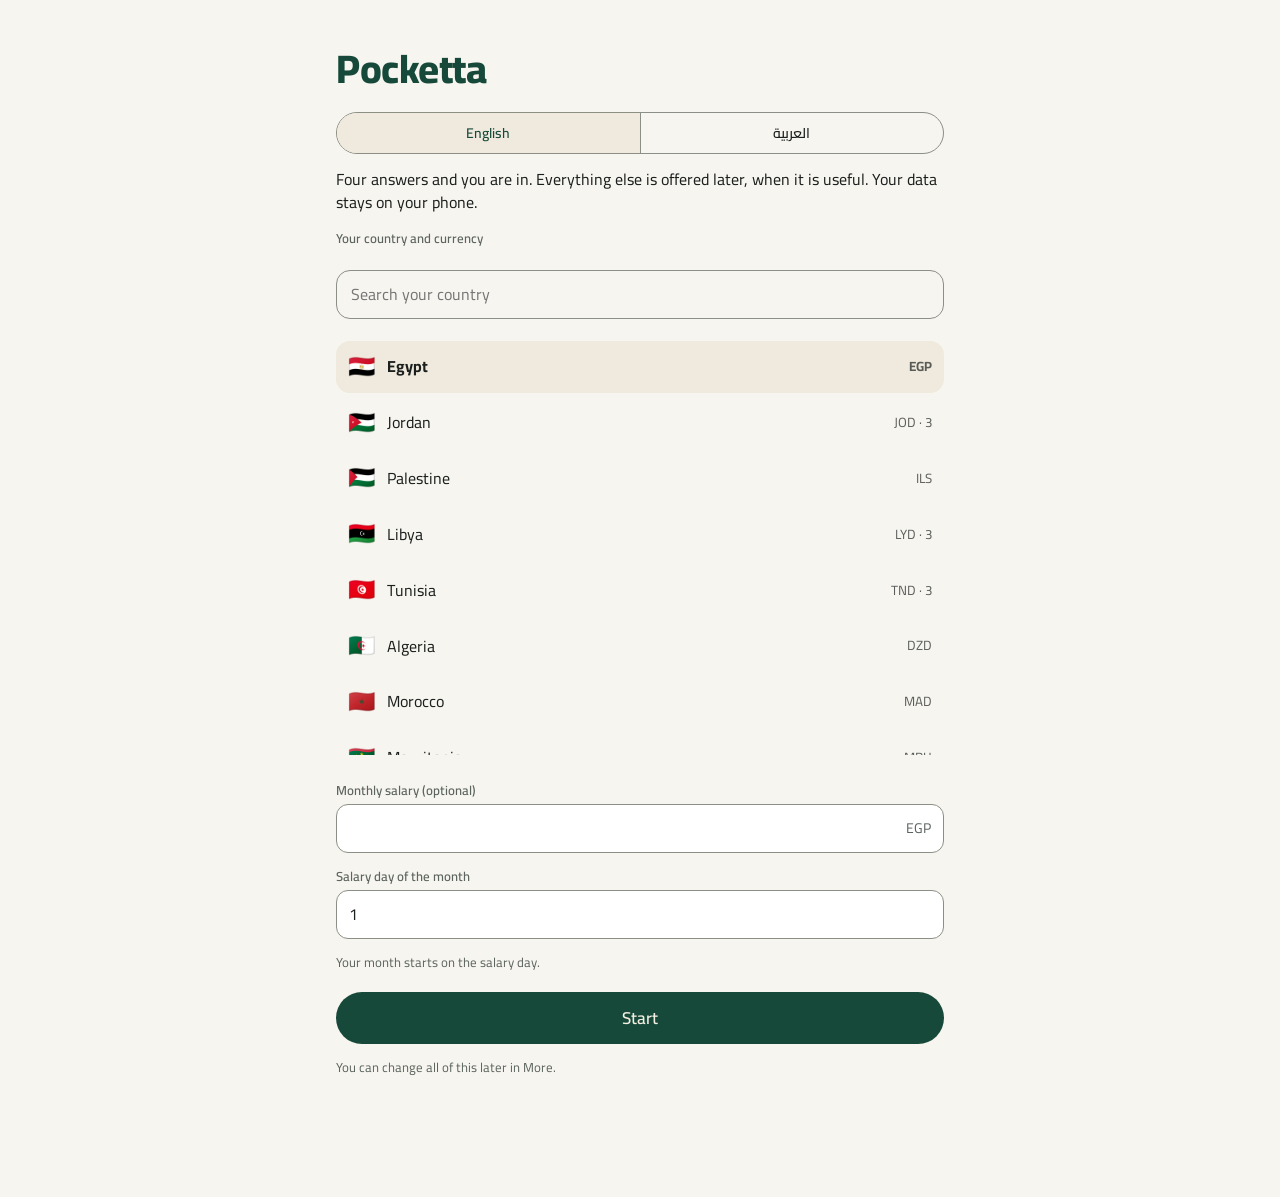
<file: web/index.html>
<!doctype html>
<html lang="en">
<head>
<meta charset="utf-8">
<meta name="viewport" content="width=device-width, initial-scale=1, viewport-fit=cover">
<title>Pocketta</title>
<meta name="description" content="Your money for the month: daily allowance, bills, installments, gam'eya and loans. Everything stays on your phone.">
<meta name="theme-color" content="#17493A" media="(prefers-color-scheme: light)">
<meta name="theme-color" content="#0B100E" media="(prefers-color-scheme: dark)">
<meta name="apple-mobile-web-app-capable" content="yes">
<meta name="mobile-web-app-capable" content="yes">
<meta name="apple-mobile-web-app-status-bar-style" content="default">
<meta name="apple-mobile-web-app-title" content="Pocketta">
<link rel="manifest" href="manifest.webmanifest">
<link rel="icon" href="icons/icon-192.png">
<link rel="apple-touch-icon" href="icons/apple-touch-icon.png">
<link rel="stylesheet" href="styles.css">
</head>
<body>
<div id="app"><div class="splash">Pocketta</div></div>
<div id="toast" role="status" aria-live="polite"></div>
<noscript>Pocketta needs JavaScript.</noscript>
<script type="module" src="js/app.js"></script>
</body>
</html>
</file>
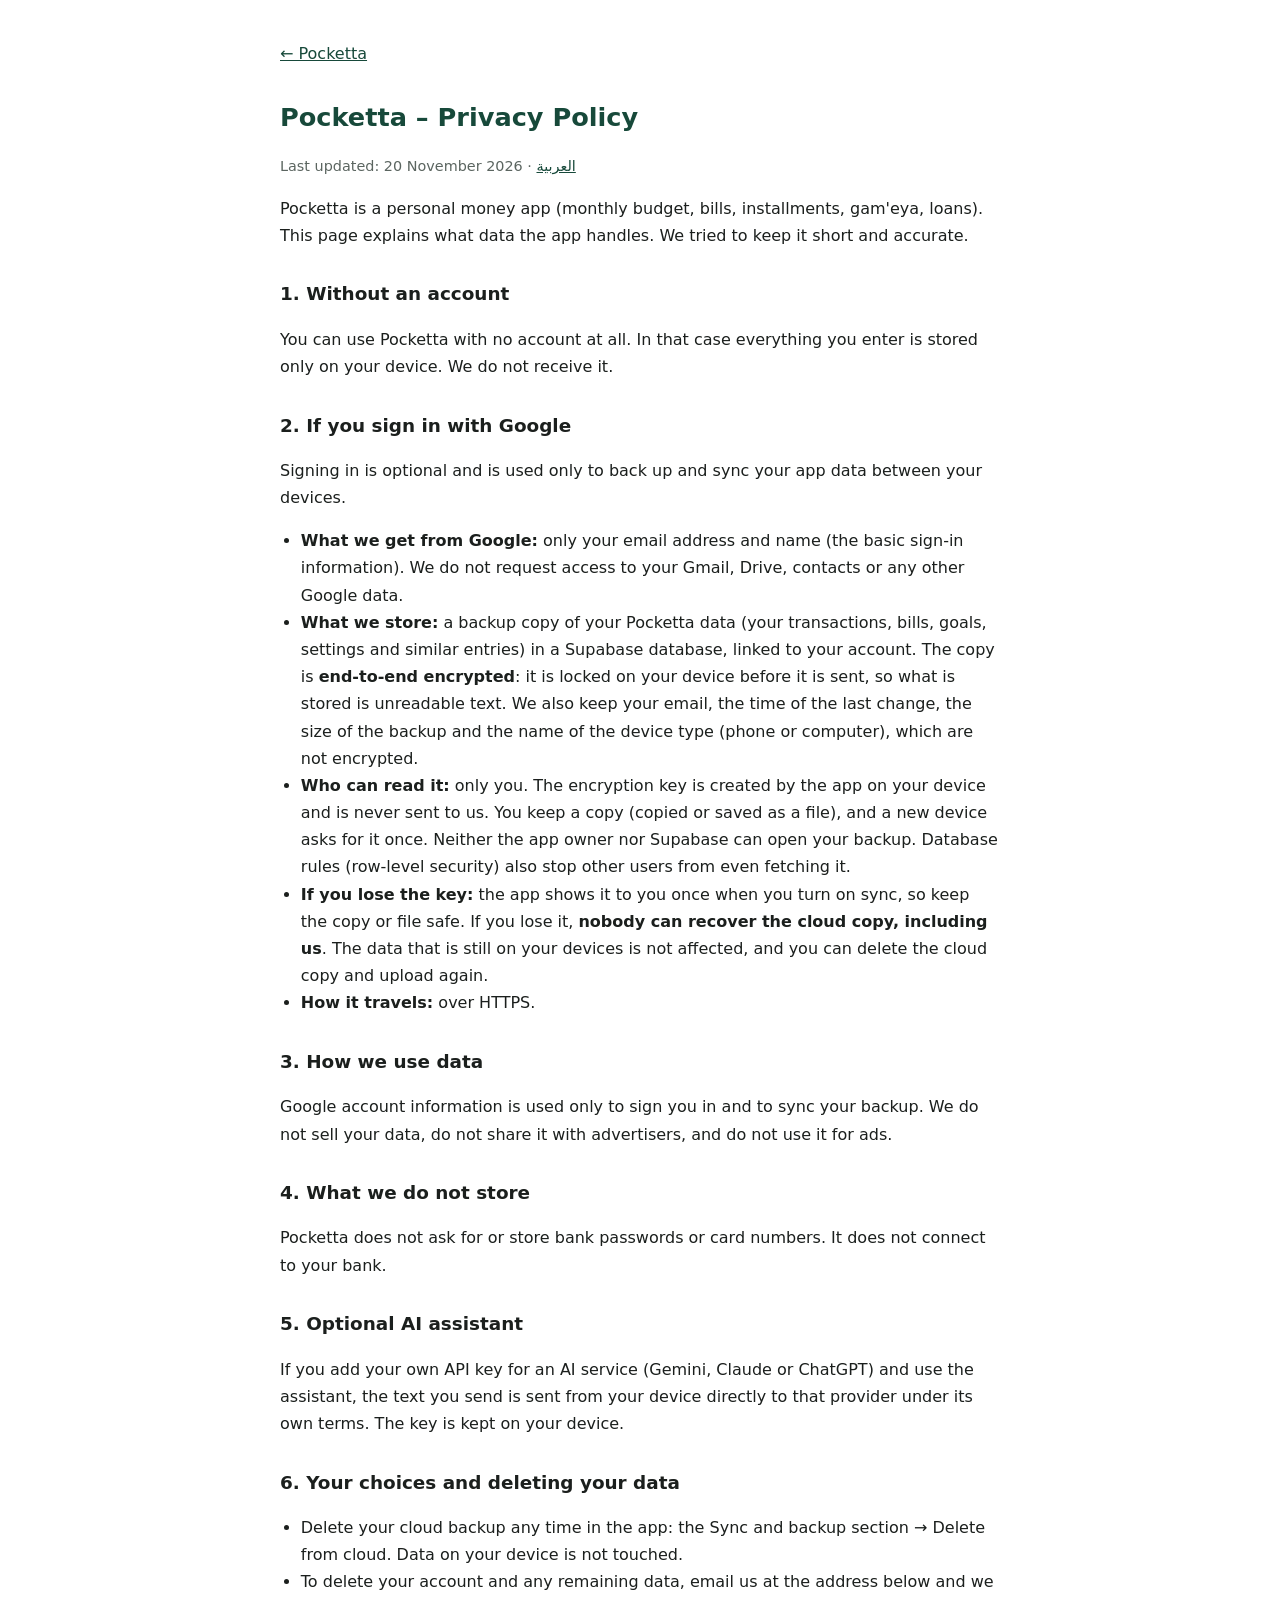
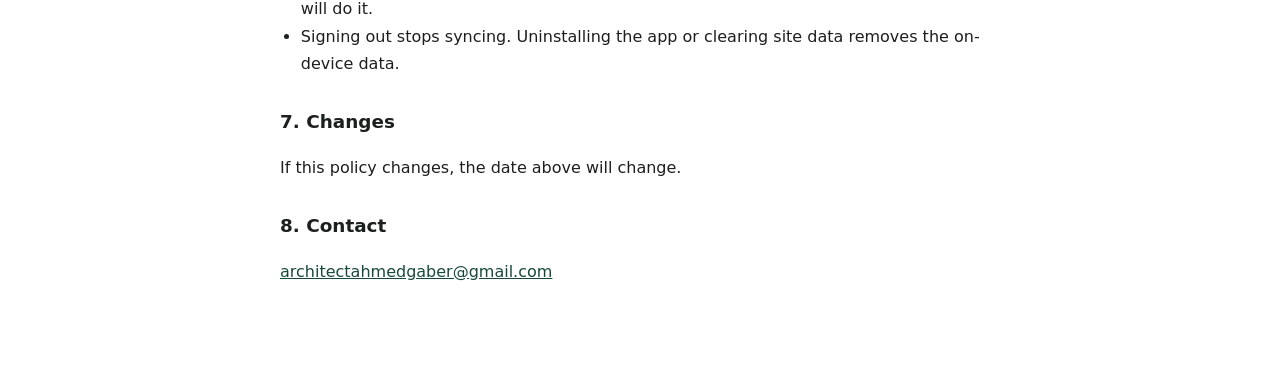
<file: web/privacy.html>
<!doctype html>
<html lang="en">
<head>
<meta charset="utf-8">
<meta name="viewport" content="width=device-width, initial-scale=1">
<title>Pocketta – Privacy Policy / سياسة الخصوصية</title>
<meta name="description" content="Privacy policy for Pocketta, a personal money app. / سياسة الخصوصية لتطبيق Pocketta.">
<style>
  :root { --bg:#fff; --fg:#1b1f1d; --muted:#5b6560; --accent:#17493A; --line:#dde3df; }
  @media (prefers-color-scheme: dark) { :root { --bg:#121614; --fg:#e8ecea; --muted:#9aa5a0; --accent:#5fc79b; --line:#2a322e; } }
  body { margin:0; background:var(--bg); color:var(--fg); font:16px/1.7 system-ui,-apple-system,"Segoe UI",Tahoma,sans-serif; }
  main { max-width:720px; margin:0 auto; padding:24px 16px 64px; }
  h1 { font-size:1.6rem; margin:.2em 0; color:var(--accent); }
  h2 { font-size:1.15rem; margin:1.6em 0 .3em; }
  section { border-top:1px solid var(--line); margin-top:32px; padding-top:8px; }
  a { color:var(--accent); }
  .muted { color:var(--muted); font-size:.9rem; }
  ul { padding-inline-start:1.3em; }
</style>
</head>
<body>
<main>
<p><a href="./">← Pocketta</a></p>

<section id="en" lang="en" dir="ltr" style="border:0;margin:0">
<h1>Pocketta – Privacy Policy</h1>
<p class="muted">Last updated: 20 November 2026 · <a href="?lang=ar">العربية</a></p>
<p>Pocketta is a personal money app (monthly budget, bills, installments, gam'eya, loans). This page explains what data the app handles. We tried to keep it short and accurate.</p>

<h2>1. Without an account</h2>
<p>You can use Pocketta with no account at all. In that case everything you enter is stored only on your device. We do not receive it.</p>

<h2>2. If you sign in with Google</h2>
<p>Signing in is optional and is used only to back up and sync your app data between your devices.</p>
<ul>
<li><b>What we get from Google:</b> only your email address and name (the basic sign-in information). We do not request access to your Gmail, Drive, contacts or any other Google data.</li>
<li><b>What we store:</b> a backup copy of your Pocketta data (your transactions, bills, goals, settings and similar entries) in a Supabase database, linked to your account. The copy is <b>end-to-end encrypted</b>: it is locked on your device before it is sent, so what is stored is unreadable text. We also keep your email, the time of the last change, the size of the backup and the name of the device type (phone or computer), which are not encrypted.</li>
<li><b>Who can read it:</b> only you. The encryption key is created by the app on your device and is never sent to us. You keep a copy (copied or saved as a file), and a new device asks for it once. Neither the app owner nor Supabase can open your backup. Database rules (row-level security) also stop other users from even fetching it.</li>
<li><b>If you lose the key:</b> the app shows it to you once when you turn on sync, so keep the copy or file safe. If you lose it, <b>nobody can recover the cloud copy, including us</b>. The data that is still on your devices is not affected, and you can delete the cloud copy and upload again.</li>
<li><b>How it travels:</b> over HTTPS.</li>
</ul>

<h2>3. How we use data</h2>
<p>Google account information is used only to sign you in and to sync your backup. We do not sell your data, do not share it with advertisers, and do not use it for ads.</p>

<h2>4. What we do not store</h2>
<p>Pocketta does not ask for or store bank passwords or card numbers. It does not connect to your bank.</p>

<h2>5. Optional AI assistant</h2>
<p>If you add your own API key for an AI service (Gemini, Claude or ChatGPT) and use the assistant, the text you send is sent from your device directly to that provider under its own terms. The key is kept on your device.</p>

<h2>6. Your choices and deleting your data</h2>
<ul>
<li>Delete your cloud backup any time in the app: the Sync and backup section → Delete from cloud. Data on your device is not touched.</li>
<li>To delete your account and any remaining data, email us at the address below and we will do it.</li>
<li>Signing out stops syncing. Uninstalling the app or clearing site data removes the on-device data.</li>
</ul>

<h2>7. Changes</h2>
<p>If this policy changes, the date above will change.</p>

<h2>8. Contact</h2>
<p><a href="mailto:architectahmedgaber@gmail.com">architectahmedgaber@gmail.com</a></p>
</section>

<section id="ar" lang="ar" dir="rtl" style="border:0;margin:0">
<h1>Pocketta – سياسة الخصوصية</h1>
<p class="muted">آخر تحديث: ٢٠ نوفمبر ٢٠٢٦ · <a href="?lang=en">English</a></p>
<p>Pocketta تطبيق لإدارة فلوسك الشخصية (ميزانية الشهر، فواتير، أقساط، جمعية، سلف). الصفحة دي بتشرح البيانات اللي التطبيق بيتعامل معاها، وحاولنا نخليها قصيرة ودقيقة.</p>

<h2>١. من غير حساب</h2>
<p>تقدر تستخدم التطبيق من غير أي حساب. وقتها كل اللي بتكتبه بيتخزن على جهازك بس، ومبنستلمهوش.</p>

<h2>٢. لو سجلت دخول بجوجل</h2>
<p>تسجيل الدخول اختياري، وبنستخدمه بس لحفظ نسخة احتياطية من بياناتك ومزامنتها بين أجهزتك.</p>
<ul>
<li><b>اللي بنستلمه من جوجل:</b> بريدك الإلكتروني واسمك بس (بيانات تسجيل الدخول الأساسية). مبنطلبش أي صلاحية على Gmail أو Drive أو جهات الاتصال أو أي بيانات جوجل تانية.</li>
<li><b>اللي بنخزنه:</b> نسخة احتياطية من بيانات Pocketta (المعاملات والفواتير والأهداف والإعدادات وما شابه) في قاعدة بيانات Supabase مربوطة بحسابك. النسخة <b>مشفرة من طرف لطرف</b>: بتتقفل على جهازك قبل ما تتبعت، فاللي بيتخزن كلام مش مقروء. وبنحتفظ كمان بإيميلك ووقت آخر تعديل وحجم النسخة ونوع الجهاز (موبايل أو كمبيوتر)، ودول مش مشفرين.</li>
<li><b>مين يقدر يقراها:</b> إنت بس. مفتاح التشفير بيتعمل بواسطة التطبيق على جهازك ومبيتبعتش لينا أبدًا. بتحتفظ بنسخة منه (منسوخة أو محفوظة كملف)، والجهاز الجديد بيطلبه مرة واحدة. لا صاحب التطبيق ولا Supabase يقدروا يفتحوا نسختك. وكمان قواعد قاعدة البيانات (row-level security) بتمنع المستخدمين التانيين من مجرد جلبها.</li>
<li><b>لو ضاع المفتاح:</b> التطبيق بيورهولك مرة واحدة وقت تشغيل المزامنة، فاحفظ النسخة أو الملف في مكان آمن. لو ضاع <b>محدش يقدر يرجع نسخة السحابة، حتى إحنا</b>. البيانات اللي لسه على أجهزتك مبتتأثرش، وتقدر تمسح نسخة السحابة وترفع من جديد.</li>
<li><b>بتتنقل إزاي:</b> عن طريق HTTPS.</li>
</ul>

<h2>٣. بنستخدم البيانات في إيه</h2>
<p>بيانات حساب جوجل بتتستخدم بس لتسجيل دخولك ومزامنة نسختك. مبنبيعش بياناتك، ومبنشاركهاش مع معلنين، ومبنستخدمهاش في إعلانات.</p>

<h2>٤. اللي مبنخزنهوش</h2>
<p>Pocketta مبيطلبش ولا بيخزن باسوردات بنوك أو أرقام كروت. ومش بيتصل ببنكك.</p>

<h2>٥. المساعد الذكي (اختياري)</h2>
<p>لو أضفت مفتاح API بتاعك لخدمة ذكاء اصطناعي (Gemini أو Claude أو ChatGPT) واستخدمت المساعد، النص اللي بتبعته بيروح من جهازك مباشرة لمزود الخدمة حسب شروطه. المفتاح بيفضل على جهازك.</p>

<h2>٦. اختياراتك وحذف بياناتك</h2>
<ul>
<li>تقدر تمسح النسخة السحابية في أي وقت من التطبيق: قسم المزامنة والنسخ الاحتياطي ← حذف من السحابة. بياناتك على الجهاز مش بتتأثر.</li>
<li>لحذف حسابك وأي بيانات متبقية، ابعتلنا على الإيميل تحت وهنحذفها.</li>
<li>تسجيل الخروج بيوقف المزامنة. وحذف التطبيق أو مسح بيانات الموقع بيمسح البيانات اللي على الجهاز.</li>
</ul>

<h2>٧. التعديلات</h2>
<p>لو السياسة اتغيرت، التاريخ فوق هيتغير.</p>

<h2>٨. التواصل</h2>
<p><a href="mailto:architectahmedgaber@gmail.com">architectahmedgaber@gmail.com</a></p>
</section>
</main>
<script>
// Show one language only: ?lang=ar or ?lang=en, otherwise the browser language.
(function () {
  var q = /[?&]lang=(ar|en)/.exec(location.search);
  var ar = q ? q[1] === 'ar' : /^ar/i.test(navigator.language || '');
  document.getElementById(ar ? 'en' : 'ar').hidden = true;
  document.documentElement.lang = ar ? 'ar' : 'en';
  document.documentElement.dir = ar ? 'rtl' : 'ltr';
  var back = document.querySelector('main > p a'); if (ar && back) back.textContent = '→ Pocketta';
})();
</script>
</body>
</html>
</file>
<file: web/styles.css>
:root {
  --primary: #17493a; --primary-d: #0f332a; --on-primary: #f4efe3; --primary-c: #efeadd; --on-primary-c: #17493a;
  --gold: #b8914a; --gold-l: #e6c98c; --hero-a: #17493a; --hero-b: #0f332a;
  --tertiary: #8a6a2c; --tertiary-c: #fbf5e8; --notice-b: #e6d3a6;
  --error: #b3402f; --error-c: #f8e3de; --on-error-c: #6b1f14;
  --warn: #9a5b00; --good: #2e7d4f;
  --bg: #f7f5f0; --surface: #ffffff; --surface-2: #ffffff; --variant: #efeadd;
  --text: #1b1f1d; --muted: #5c645f; --outline: #8c8f86; --outline-v: #e8e4da;
  --shadow: 0 1px 2px rgba(27, 31, 29, .05), 0 6px 18px rgba(27, 31, 29, .05);
  --scrim: rgba(0, 0, 0, .35);
  color-scheme: light;
}
:root[data-theme="light"] { color-scheme: light; }
@media (prefers-color-scheme: dark) {
  :root:not([data-theme="light"]) {
    --primary: #8dd5b3; --on-primary: #0b2a20; --primary-c: #1c5946; --on-primary-c: #e9e5da;
    --hero-a: #1c5946; --hero-b: #0d2a22;
    --tertiary: #e6c98c; --tertiary-c: #2a2314; --notice-b: #4a3d1f;
    --error: #e88a7b; --error-c: #4a1f18; --on-error-c: #f8e3de;
    --warn: #ffb871; --good: #8fd8a4;
    --bg: #0b100e; --surface: #131a17; --surface-2: #131a17; --variant: #1f2924;
    --text: #e9e5da; --muted: #9aa59f; --outline: #5e6b64; --outline-v: #1f2924;
    --shadow: 0 1px 2px rgba(0, 0, 0, .3);
    --scrim: rgba(0, 0, 0, .55);
    color-scheme: dark;
  }
}
:root[data-theme="dark"] {
    --primary: #8dd5b3; --on-primary: #0b2a20; --primary-c: #1c5946; --on-primary-c: #e9e5da;
    --hero-a: #1c5946; --hero-b: #0d2a22;
    --tertiary: #e6c98c; --tertiary-c: #2a2314; --notice-b: #4a3d1f;
    --error: #e88a7b; --error-c: #4a1f18; --on-error-c: #f8e3de;
    --warn: #ffb871; --good: #8fd8a4;
    --bg: #0b100e; --surface: #131a17; --surface-2: #131a17; --variant: #1f2924;
    --text: #e9e5da; --muted: #9aa59f; --outline: #5e6b64; --outline-v: #1f2924;
    --shadow: 0 1px 2px rgba(0, 0, 0, .3);
    --scrim: rgba(0, 0, 0, .55);
    color-scheme: dark;
}

/* Cairo (SIL Open Font License, see fonts/OFL.txt), bundled: no CDN. One variable file, every weight. */
@font-face { font-family: "Cairo"; src: url("fonts/Cairo.woff2") format("woff2"); font-weight: 200 1000; font-style: normal; font-display: swap; }
* { box-sizing: border-box; -webkit-tap-highlight-color: transparent; }
html, body { margin: 0; }
body {
  background: var(--bg); color: var(--text);
  font: 400 16px/1.45 "Cairo", system-ui, -apple-system, "Segoe UI", Roboto, sans-serif;
  -webkit-text-size-adjust: 100%;
  min-height: 100vh;
}
body.noscroll { overflow: hidden; }
button, input { font: inherit; color: inherit; }
b { font-weight: 500; }
body { font-variant-numeric: tabular-nums; }
h1, h2 { margin: 0; font-weight: 600; }
p { margin: 0; }
[hidden] { display: none !important; }

.splash { display: grid; place-items: center; height: 100vh; font-size: 32px; font-weight: 700; color: var(--primary); }

.page {
  max-width: 640px; margin: 0 auto;
  padding: calc(env(safe-area-inset-top) + 12px) 16px calc(env(safe-area-inset-bottom) + 120px);
  display: flex; flex-direction: column; gap: 16px;
}
.topbar + .page { padding-top: 8px; }
.page.form { gap: 10px; }
.spacer { height: 24px; }
.pad { padding: 0 2px; }
.pad-t { padding-top: 4px; }
.grow { flex: 1; min-width: 0; }
.center { flex: 1; text-align: center; }
.right { text-align: right; }

.head { display: flex; align-items: center; gap: 8px; }
.title { font-size: 28px; flex: 1; }
.brand { font-size: 40px; font-weight: 800; color: var(--primary); letter-spacing: -.5px; }
.label { font-size: 13px; font-weight: 400; color: var(--muted); letter-spacing: .2px; }
.small { font-size: 13px; color: var(--muted); }
.muted { color: var(--muted); }
.big { font-size: 26px; font-weight: 500; letter-spacing: -.3px; }
.mid { font-size: 18px; font-weight: 500; }
.huge { font-size: 32px; font-weight: 300; letter-spacing: -.5px; }
.good-t { color: var(--good); }
.bad-t { color: var(--error); }
.ellipsis { overflow: hidden; text-overflow: ellipsis; white-space: nowrap; }
.empty { color: var(--muted); padding: 16px 4px; }
.sel { font-weight: 700; color: var(--primary); }

.card { background: var(--surface-2); border: 1px solid var(--outline-v); box-shadow: var(--shadow); border-radius: 24px; padding: 20px; display: flex; flex-direction: column; gap: 6px; }
.card.primary { background: var(--primary-c); color: var(--on-primary-c); }
.card.primary .label, .card.primary .small { color: inherit; opacity: .8; }
.card.error { background: var(--error-c); color: var(--on-error-c); }
.card.error .label, .card.error .small { color: inherit; opacity: .85; }
.card.tonal { background: var(--tertiary-c); border-color: var(--notice-b); }
.card.tap, .tap { cursor: pointer; }
.two { display: grid; grid-template-columns: 1fr 1fr; gap: 12px; }
.row-flex { display: flex; align-items: center; gap: 10px; }
.row-flex.line { padding: 4px 0; }
.kv { display: flex; justify-content: space-between; gap: 12px; padding: 2px 0; font-size: 15px; }
.kv.bold { font-weight: 700; border-top: 1px solid var(--outline-v); margin-top: 4px; padding-top: 6px; }

.pill { display: inline-block; padding: 4px 10px; border-radius: 999px; background: var(--variant); font-size: 12.5px; font-weight: 600; white-space: nowrap; }
.pill.good { background: color-mix(in srgb, var(--good) 20%, transparent); color: var(--good); }
.pill.bad { background: color-mix(in srgb, var(--error) 18%, transparent); color: var(--error); }
.pill.warn { background: color-mix(in srgb, var(--warn) 20%, transparent); color: var(--warn); }

.ring { position: relative; width: 190px; height: 190px; margin: 4px auto; }
.ring svg { display: block; }
.ring circle { fill: none; stroke-width: 16; }
.ring .track { stroke: var(--variant); }
.ring .round { stroke-linecap: round; }
.ring-in { position: absolute; inset: 0; display: flex; flex-direction: column; align-items: center; justify-content: center; text-align: center; }

.days { display: flex; align-items: flex-end; gap: 3px; height: 64px; margin-top: 8px; }
.days i { flex: 1; border-radius: 4px; background: var(--primary); min-width: 2px; }
.days i.empty { background: var(--variant); }
.days i.near { background: var(--warn); }
.days i.over { background: var(--error); }

.bar { height: 8px; border-radius: 8px; background: var(--variant); overflow: hidden; }
.bar i { display: block; height: 100%; border-radius: 8px; background: var(--primary); }
.bar i.near { background: var(--warn); }
.bar i.over { background: var(--error); }
.catline { padding: 6px 0; display: flex; flex-direction: column; gap: 5px; }

.row { display: flex; align-items: center; gap: 12px; padding: 10px 2px; min-height: 56px; }
.row.tap:active { background: var(--surface-2); border-radius: 12px; }
.row-main { flex: 1; min-width: 0; }
.row-title { overflow: hidden; text-overflow: ellipsis; white-space: nowrap; }
.row-sub { font-size: 13px; color: var(--muted); display: -webkit-box; -webkit-line-clamp: 2; -webkit-box-orient: vertical; overflow: hidden; }
.row-bar { padding: 0 4px 8px 54px; }
.indent { padding-left: 40px; }
.avatar {
  width: 40px; height: 40px; border-radius: 50%; flex: none; display: grid; place-items: center; font-weight: 700;
  background: hsl(var(--h) 45% 88%); color: hsl(var(--h) 45% 25%);
}
@media (prefers-color-scheme: dark) { :root:not([data-theme="light"]) .avatar { background: hsl(var(--h) 30% 26%); color: hsl(var(--h) 60% 85%); } }
:root[data-theme="dark"] .avatar { background: hsl(var(--h) 30% 26%); color: hsl(var(--h) 60% 85%); }
.day-h { font-size: 13px; font-weight: 600; color: var(--muted); padding: 12px 2px 0; }

.month-nav { display: flex; align-items: center; }
.subtabs { display: flex; border-bottom: 1px solid var(--outline-v); margin: 0 -16px; position: sticky; top: 0; background: var(--bg); z-index: 2; padding-top: env(safe-area-inset-top); }
.page > .subtabs:first-child { margin-top: calc(-12px - env(safe-area-inset-top)); }
.subtabs button { flex: 1; background: none; border: 0; padding: 14px 4px; font-weight: 600; color: var(--muted); border-bottom: 3px solid transparent; }
.subtabs button.on { color: var(--primary); border-color: var(--primary); }

.turns { display: flex; gap: 3px; margin: 6px 0; }
.turns i { flex: 1; height: 24px; border-radius: 6px; background: var(--variant); font-style: normal; font-size: 10px; display: grid; place-items: center; color: var(--muted); }
.turns i.done { background: var(--outline-v); }
.turns i.mine { background: var(--primary); color: var(--on-primary); font-weight: 700; }
.turns i.now { outline: 2px solid var(--warn); outline-offset: -2px; }

/* Buttons */
.btn { border: 0; border-radius: 999px; padding: 10px 18px; font-weight: 600; cursor: pointer; background: none; text-decoration: none; display: inline-flex; align-items: center; justify-content: center; gap: 6px; white-space: nowrap; }
.btn.text { color: var(--primary); padding: 8px 10px; }
.btn.filled { background: var(--primary); color: var(--on-primary); }
.btn.tonal { background: var(--primary-c); color: var(--on-primary-c); }
.btn.outline { border: 1px solid var(--outline); color: var(--primary); }
.btn.danger { color: var(--error); }
.btn.wide { width: 100%; padding: 14px; font-size: 17px; margin-top: 6px; }
.btn:disabled { opacity: .4; }
.btns { display: flex; flex-wrap: wrap; gap: 8px; margin-top: 4px; }
.icon-btn { width: 44px; height: 44px; border-radius: 50%; border: 0; background: none; display: grid; place-items: center; cursor: pointer; flex: none; }
.icon-btn:disabled { opacity: .3; }

.fab {
  position: fixed; right: max(16px, calc(50vw - 304px)); bottom: calc(env(safe-area-inset-bottom) + 98px); z-index: 5;
  display: flex; align-items: center; gap: 8px; padding: 0 20px 0 16px; height: 56px; border-radius: 16px; border: 0;
  background: var(--primary-c); color: var(--on-primary-c); font-weight: 500; font-size: 15px;
  box-shadow: 0 3px 8px rgba(0, 0, 0, .18), 0 1px 3px rgba(0, 0, 0, .12); cursor: pointer;
}

/* Bottom navigation: a floating pill, the gold add button in the middle */
.tabs {
  position: fixed; left: max(24px, calc(50vw - 296px)); right: max(24px, calc(50vw - 296px)); bottom: calc(env(safe-area-inset-bottom) + 18px); z-index: 6;
  height: 64px; display: flex; align-items: center; justify-content: space-around; padding: 0 6px; border-radius: 32px;
  background: color-mix(in srgb, var(--surface) 93%, transparent); -webkit-backdrop-filter: blur(14px); backdrop-filter: blur(14px);
  border: 1px solid var(--outline-v); box-shadow: 0 8px 24px rgba(27, 31, 29, .12);
}
.tab { background: none; border: 0; height: 52px; padding: 0 14px; border-radius: 26px; display: flex; flex-direction: column; align-items: center; justify-content: center; gap: 1px; font-size: 10.5px; font-weight: 400; color: var(--muted); cursor: pointer; }
.tab .ti { display: grid; place-items: center; }
.tab.on { background: var(--primary); color: var(--on-primary); }
.tab.add { width: 52px; height: 52px; padding: 0; border-radius: 50%; background: var(--gold); color: #fff; box-shadow: 0 3px 10px rgba(184, 145, 74, .45); }
.tab.add span:last-child { display: none; }
.tab.add svg { width: 28px; height: 28px; }
.fab-ai { position: fixed; right: max(16px, calc(50vw - 304px)); bottom: calc(env(safe-area-inset-bottom) + 98px); z-index: 5; width: 44px; height: 44px; border-radius: 50%; border: 1px solid var(--outline-v); background: var(--surface); box-shadow: var(--shadow); font-size: 22px; cursor: pointer; display: grid; place-items: center; }
.link-row { display: flex; flex-wrap: wrap; gap: 4px; }
.tl-row { display: flex; align-items: center; gap: 10px; padding: 7px 0; }
.tl-d { width: 52px; flex: none; font-size: 13px; color: var(--muted); }
.mini3 { display: grid; grid-template-columns: repeat(3, 1fr); gap: 12px; }
.mini3 .card { padding: 14px; gap: 2px; }
.mini3 .small { font-size: 12px; }
.mini3 b { font-size: 17px; font-weight: 500; }
@media (max-width: 400px) { .tab { padding: 0 10px; } }
@media (prefers-reduced-motion: reduce) { * { transition: none !important; animation: none !important; } }

.topbar {
  position: sticky; top: 0; z-index: 4; display: flex; align-items: center; gap: 4px;
  padding: calc(env(safe-area-inset-top) + 4px) 8px 4px; background: var(--bg); max-width: 640px; margin: 0 auto;
}
.topbar h1 { font-size: 20px; flex: 1; }

/* Forms */
.field { display: flex; flex-direction: column; gap: 4px; flex: 1; min-width: 0; }
.field > span { font-size: 13px; color: var(--muted); font-weight: 600; }
.input-wrap { display: flex; align-items: center; border: 1px solid var(--outline); border-radius: 12px; background: var(--surface); padding: 0 12px; }
.input-wrap:focus-within { border-color: var(--primary); box-shadow: 0 0 0 1px var(--primary); }
.input-wrap input { flex: 1; min-width: 0; border: 0; outline: 0; background: none; padding: 12px 0; font-size: 16px; }
.input-wrap em { font-style: normal; color: var(--muted); font-size: 14px; margin-left: 6px; }
.search { width: 100%; border: 0; border-radius: 999px; padding: 12px 18px; background: var(--surface-2); font-size: 16px; outline: none; }
.amount { font-size: 40px; font-weight: 800; letter-spacing: -.5px; }
.check { display: flex; align-items: center; gap: 10px; font-size: 14px; padding: 4px 0; }
.check input { width: 20px; height: 20px; accent-color: var(--primary); }
.switch-row { display: flex; align-items: center; gap: 12px; }
.switch-row span { flex: 1; }
.switch-row input { width: 22px; height: 22px; accent-color: var(--primary); }

.chips { display: flex; flex-wrap: wrap; gap: 8px; }
.chips.subs { padding-left: 10px; border-left: 3px solid var(--primary-c); }
.chip { border: 1px solid var(--outline-v); background: var(--surface); border-radius: 10px; padding: 7px 12px; font-size: 14px; font-weight: 550; cursor: pointer; }
.chip.on { background: var(--primary-c); border-color: var(--primary-c); color: var(--on-primary-c); }
.chips.seg { flex-wrap: nowrap; gap: 0; border: 1px solid var(--outline); border-radius: 999px; overflow: hidden; }
.chips.seg .chip { flex: 1; border: 0; border-radius: 0; padding: 10px 6px; background: none; }
.chips.seg .chip + .chip { border-left: 1px solid var(--outline); }
.chips.seg .chip.on { background: var(--primary-c); }

/* Sheets */
.scrim { position: fixed; inset: 0; z-index: 20; background: transparent; display: flex; align-items: flex-end; justify-content: center; transition: background .2s; }
.scrim.open { background: var(--scrim); }
.sheet {
  width: 100%; max-width: 640px; max-height: 92vh; background: var(--surface); border-radius: 28px 28px 0 0;
  display: flex; flex-direction: column; transform: translateY(100%); transition: transform .22s ease-out;
  padding-bottom: env(safe-area-inset-bottom);
}
.scrim.open .sheet { transform: none; }
.grip { width: 32px; height: 4px; border-radius: 2px; background: var(--outline-v); margin: 10px auto 4px; }
.sheet h2 { font-size: 20px; padding: 8px 20px 4px; }
.sheet-body { overflow-y: auto; padding: 8px 20px 12px; display: flex; flex-direction: column; gap: 12px; -webkit-overflow-scrolling: touch; }
.sheet-actions { display: flex; align-items: center; gap: 4px; padding: 10px 14px 12px; border-top: 1px solid var(--outline-v); }

/* Lock & onboarding */
.lock { min-height: 100vh; display: flex; flex-direction: column; align-items: center; justify-content: center; gap: 14px; padding: 24px; text-align: center; }
.pin { width: 200px; text-align: center; font-size: 28px; letter-spacing: 10px; border: 1px solid var(--outline); border-radius: 14px; padding: 12px; background: var(--surface); }
.onboard { gap: 14px; padding-top: calc(env(safe-area-inset-top) + 40px); }

#toast {
  position: fixed; left: 50%; bottom: calc(env(safe-area-inset-bottom) + 150px); transform: translate(-50%, 20px); z-index: 30;
  background: var(--text); color: var(--bg); padding: 12px 18px; border-radius: 12px; max-width: min(92vw, 480px);
  font-size: 14.5px; opacity: 0; pointer-events: none; transition: all .2s; text-align: center;
}
#toast.show { opacity: 1; transform: translate(-50%, 0); }
#toast.act { pointer-events: auto; }
.toast-undo { background: none; border: 0; color: var(--gold-l); font: inherit; font-weight: 600; padding: 0 4px; cursor: pointer; }

/* ---------- 1.3: Today, charts, converter ---------- */
.icon-btn.emoji { font-size: 20px; }
.semi { font-weight: 650; }
.hero { color: #f4efe3; gap: 4px; padding: 22px 22px 20px; background: linear-gradient(145deg, var(--hero-a), var(--hero-b)); border-color: transparent; }
.hero.red { background: linear-gradient(145deg, #8a2f22, #5e1d14); }
.hero-t { font-weight: 400; opacity: .85; }
.hero-n { font-size: 54px; font-weight: 300; letter-spacing: -1px; line-height: 1.1; color: var(--gold-l); font-variant-numeric: tabular-nums; }
.hero.red .hero-n { color: #f2b8a8; }
.hero-c { font-size: 16px; font-weight: 400; letter-spacing: 0; color: #f4efe3; }
.hero-bar { background: rgba(244, 239, 227, .2); margin-top: 10px; height: 4px; border-radius: 2px; }
.hero-bar i { background: linear-gradient(90deg, var(--gold), var(--gold-l)); height: 4px; border-radius: 2px; transition: width .5s; }
.hero-s { font-size: 13px; }
.card.primary-c { background: var(--primary-c); color: var(--on-primary-c); }
.card.primary-c .small { color: inherit; opacity: .85; }
.gap16 { gap: 16px; }
.tiny { font-size: 11px; }
.swap { display: flex; justify-content: center; }
.select { width: 100%; border: 1px solid var(--outline); border-radius: 12px; background: var(--surface); padding: 12px; font-size: 16px; color: var(--text); }
.rates { display: flex; gap: 10px; }
.rate { flex: 1; background: color-mix(in srgb, var(--variant) 55%, transparent); border-radius: 14px; padding: 8px 12px; min-width: 0; }
.rate .row-flex { gap: 6px; flex-wrap: wrap; }
.seg3 { display: flex; height: 10px; border-radius: 5px; overflow: hidden; margin-top: 6px; }
.seg3 i { display: block; }
.legend { display: flex; gap: 14px; flex-wrap: wrap; font-size: 13px; color: var(--muted); }
.legend span { display: inline-flex; align-items: center; gap: 6px; }
.legend i, .dot-c { display: inline-block; width: 10px; height: 10px; border-radius: 50%; flex: none; }
.step { display: flex; align-items: center; gap: 12px; padding: 8px 0; }
.dot { width: 30px; height: 30px; border-radius: 50%; display: grid; place-items: center; flex: none; background: var(--surface); color: var(--primary); font-weight: 700; }
.dot.done { background: var(--primary); color: var(--on-primary); }
.goal { position: relative; width: 84px; height: 84px; flex: none; }
.goal svg { display: block; }
.goal circle { fill: none; stroke-width: 11; }
.goal .gt { stroke: var(--variant); }
.goal .gr { stroke-linecap: round; }
.goal b { position: absolute; inset: 0; display: grid; place-items: center; font-size: 18px; }
.donut { position: relative; width: 150px; height: 150px; flex: none; }
.donut span { position: absolute; inset: 0; display: grid; place-items: center; font-size: 14px; font-weight: 600; color: var(--muted); }
.legend-col { display: flex; flex-direction: column; gap: 6px; min-width: 0; font-size: 14px; }
.lg .bar { margin-top: 3px; }
.days.tall { height: 90px; }
.cmp { display: flex; flex-direction: column; gap: 3px; padding-top: 8px; }
.bar.grey i { background: var(--outline); }
@media (max-width: 380px) { .donut { width: 120px; height: 120px; } .donut svg { width: 120px; height: 120px; } }

/* ---------- Laptop / big screen: side menu and a wide, two-column page ---------- */
@media (min-width: 900px) {
  .tabs {
    left: 0; right: auto; top: 0; bottom: 0; width: 220px; height: auto; flex-direction: column; justify-content: flex-start; align-items: stretch; gap: 6px;
    padding: 28px 12px; border-radius: 0; background: var(--surface); -webkit-backdrop-filter: none; backdrop-filter: none; box-shadow: none; border: 0; border-right: 1px solid var(--outline-v);
  }
  .tab { flex: none; flex-direction: row; justify-content: flex-start; gap: 12px; padding: 0 16px; border-radius: 28px; font-size: 15px; height: 48px; }
  .tab.add { width: auto; height: 48px; border-radius: 28px; padding: 0 16px; box-shadow: none; }
  .tab.add span:last-child { display: inline; }
  .tab.add svg { width: 24px; height: 24px; }
  .tab:not(.on):not(.add):hover { background: var(--variant); }
  #app:has(> .tabs) { padding-left: 220px; }
  .fab-ai { right: 40px; bottom: 32px; }
  /* Cards flow into two balanced columns (no gaps); titles, big numbers and lists span both. */
  .page.wide { max-width: 1180px; margin: 0 auto; padding: 28px 40px 56px; display: block; column-count: 2; column-gap: 20px; }
  .page.wide > * { break-inside: avoid; margin-bottom: 18px; }
  .page.wide > .card.hero, .page.wide > .two, .page.wide > .month-nav, .page.wide > .head, .page.wide > .title,
  .page.wide > .subtabs, .page.wide > .pad, .page.wide > #spend-list, .page.wide > .btn, .page.wide > .row, .page.wide > .empty,
  .page.wide > .day-h, .page.wide > div:not(.card):not(.two):not(.month-nav):not(.head) { column-span: all; }
  .page.wide > .card.hero .hero-n { font-size: 60px; }
  .page.wide > .spacer { display: none; }
  .page.wide .card { padding: 22px; }
  .fab { right: 40px; bottom: 32px; }
  .subtabs { margin: 0 0 8px; position: static; }
  .page > .subtabs:first-child { margin-top: 0; }
  #toast { bottom: 40px; }
  .scrim { align-items: center; }
  .sheet { max-width: 560px; border-radius: 28px; transform: translateY(24px); opacity: 0; transition: transform .2s, opacity .2s; }
  .scrim.open .sheet { opacity: 1; }
  .page:not(.wide):not(.onboard) { max-width: 720px; }
  .topbar { max-width: 720px; }
}
/* Big monitors: scale everything up so text and cards are comfortable to read. */
@media (min-width: 1500px) { #app { zoom: 1.25; } .fab { zoom: 1.25; } }
@media (min-width: 2200px) { #app { zoom: 1.5; } .fab { zoom: 1.5; } }
.page.wide > .pad { padding-top: 14px; }

/* ---------- More page: big cards ---------- */
.bigcard { flex-direction: row; align-items: center; gap: 16px; padding: 20px 18px; }
.bigcard:active { background: var(--variant); }
.bigicon { width: 60px; height: 60px; border-radius: 50%; background: var(--primary-c); display: grid; place-items: center; font-size: 28px; flex: none; }
.chev { font-size: 28px; color: var(--outline); }
@media (min-width: 900px) { .page.more { max-width: 920px; display: grid; grid-template-columns: repeat(2, minmax(0, 1fr)); gap: 18px; } .page.more .bigcard { padding: 26px 22px; } }

/* Arabic: the page reads right to left */
[dir="rtl"] body { font-family: system-ui, -apple-system, "Segoe UI", Tahoma, "Noto Naskh Arabic", sans-serif; }
[dir="rtl"] .right { text-align: left; }
[dir="rtl"] .indent { padding-left: 0; padding-right: 40px; }
[dir="rtl"] .input-wrap em { margin-left: 0; margin-right: 6px; }
[dir="rtl"] .chips.subs { padding-left: 0; padding-right: 10px; border-left: 0; border-right: 3px solid var(--primary-c); }
[dir="rtl"] .chips.seg .chip + .chip { border-left: 0; border-right: 1px solid var(--outline); }
[dir="rtl"] .fab, [dir="rtl"] .fab-ai { right: auto; left: max(16px, calc(50vw - 304px)); }
[dir="rtl"] [data-act="back"] svg { transform: scaleX(-1); }
[dir="rtl"] input[inputmode="decimal"], [dir="rtl"] input[inputmode="numeric"], [dir="rtl"] .pin { direction: ltr; text-align: right; }
@media (min-width: 900px) {
  [dir="rtl"] .tabs { left: auto; right: 0; border-right: 0; border-left: 1px solid var(--outline-v); }
  [dir="rtl"] #app:has(> .tabs) { padding-left: 0; padding-right: 220px; }
  [dir="rtl"] .fab, [dir="rtl"] .fab-ai { left: 40px; right: auto; }
}

/* Plan ahead */
.warn-t { color: var(--warn); }
.b { font-weight: 700; }
.gap8 { margin-top: 10px; }
.pline { display: flex; justify-content: space-between; gap: 12px; padding: 3px 0; }
.pline span:last-child { text-align: right; }

/* Piggy bank */
.card.primary .btn.filled { background: var(--on-primary-c); color: var(--primary-c); }
.bars { display: flex; align-items: flex-end; gap: 10px; height: 150px; margin-top: 10px; }
.barcol { flex: 1; display: flex; flex-direction: column; align-items: center; justify-content: flex-end; gap: 4px; height: 100%; }
.barcol i { display: block; width: 100%; border-radius: 8px 8px 3px 3px; background: var(--primary); opacity: .4; }
.barcol i.last { opacity: 1; }

/* Commitments overview */
.cbadge { display: inline-grid; place-items: center; flex: none; color: #fff; font-weight: 800; object-fit: cover; }
.cbadge.emo { background: var(--primary-c); }
.cbtn { background: none; border: 0; padding: 0; display: grid; cursor: pointer; }
.hero-n { font-size: 40px; }
.fchips { display: flex; gap: 8px; overflow-x: auto; padding: 4px 0; scrollbar-width: none; }
.fchips::-webkit-scrollbar { display: none; }
.fchips .chip { flex: none; }
.cal { display: grid; grid-template-columns: repeat(7, 1fr); gap: 2px; }
.cal-w { text-align: center; font-size: 11px; color: var(--muted); padding-bottom: 4px; }
.cal-d { height: 54px; border: 0; border-radius: 10px; background: none; color: var(--text); display: flex; flex-direction: column; align-items: center; gap: 2px; padding: 3px 0 0; font-size: 12px; cursor: pointer; }
.cal-d.today { box-shadow: inset 0 0 0 1.5px var(--primary); color: var(--primary); font-weight: 700; }
.cal-d.sel { background: var(--primary-c); color: var(--on-primary-c); }
.cal-i { display: flex; gap: 1px; }
.cal-d small { font-size: 9px; color: var(--muted); }
.addgrid { display: grid; grid-template-columns: repeat(3, 1fr); gap: 10px; }
.addtype { border: 1px solid var(--outline-v); background: var(--surface); border-radius: 14px; padding: 14px 4px; display: flex; flex-direction: column; align-items: center; gap: 6px; font-weight: 600; cursor: pointer; color: var(--text); }
.addtype span { font-size: 26px; }
.subtabs button { white-space: nowrap; font-size: 14px; }

/* Month plan and Miqrish */
.mpd { display: flex; flex-direction: column; gap: 6px; margin-top: 8px; border-top: 1px solid var(--outline-v); padding-top: 8px; }
.chatpage { display: flex; flex-direction: column; gap: 10px; padding-bottom: 90px; }
#chat { display: flex; flex-direction: column; gap: 10px; }
.bubble-row { display: flex; justify-content: flex-start; }
.bubble-row.me { justify-content: flex-end; }
.bubble { max-width: 85%; padding: 10px 14px; border-radius: 16px; background: var(--surface-2); white-space: pre-wrap; overflow-wrap: anywhere; }
.bubble.me { background: var(--primary); color: var(--on-primary); }
.bubble.done { background: var(--tertiary-c); }
.bubble.error { background: var(--error-c); color: var(--on-error-c); }
.chatbar { position: fixed; left: 0; right: 0; bottom: 0; display: flex; gap: 8px; padding: 10px 16px calc(10px + env(safe-area-inset-bottom)); background: var(--bg); border-top: 1px solid var(--outline-v); }
.chatbar input { flex: 1; min-width: 0; padding: 12px 14px; border-radius: 14px; border: 1px solid var(--outline); background: var(--surface); color: var(--text); font: inherit; }

/* 1.14: flexible money card, trend, tags */
.hero-row { display: flex; justify-content: space-between; font-size: 13px; margin-top: 8px; }
.hero-row + .bar { margin-top: 4px; }
.trend { display: flex; align-items: flex-end; gap: 8px; height: 130px; padding-top: 8px; }
.tcol { flex: 1; display: flex; flex-direction: column; align-items: center; justify-content: flex-end; gap: 4px; min-width: 0; }
.tcol i { width: 100%; max-width: 38px; border-radius: 6px 6px 2px 2px; background: var(--outline); }
.tcol i.now { background: var(--primary); }
.tcol small { font-size: 10px; color: var(--muted, #6d7b74); }
.tcol span { font-size: 11px; }
.tipline { margin-top: 6px; font-weight: 600; }
.pre { white-space: pre-line; }
.tagpick { margin-top: -6px; }

.cal-dot{display:inline-block;width:5px;height:5px;border-radius:50%;background:var(--primary,#1b7f5c);margin-inline-start:3px;vertical-align:middle}

/* Country picker */
.csearch { width: 100%; box-sizing: border-box; margin: 8px 0; padding: 12px 14px; border: 1px solid var(--outline); border-radius: 14px; background: var(--surface-v, transparent); color: inherit; font: inherit; }
.clist { max-height: 46vh; overflow: auto; margin-bottom: 12px; }
.crow { display: flex; align-items: center; gap: 12px; width: 100%; padding: 10px 12px; margin-bottom: 4px; border: 0; border-radius: 14px; background: transparent; color: inherit; font: inherit; text-align: start; cursor: pointer; }
.crow[hidden] { display: none; }
.crow.on { background: var(--primary-c); font-weight: 700; }
.crow .flag { font-size: 22px; }
.crow small { opacity: .7; direction: ltr; }

/* Sync */
.btn.google { display: flex; gap: 10px; align-items: center; justify-content: center; width: 100%; margin-top: 10px; }
.gdot { width: 18px; height: 18px; border-radius: 50%; background: conic-gradient(#ea4335 0 25%, #fbbc05 0 50%, #34a853 0 75%, #4285f4 0); }
.lock-note { margin-top: 10px; padding: 10px 12px; border-radius: 12px; background: var(--surface-v, rgba(31,107,79,.10)); font-size: 13px; line-height: 1.5; }
.pick { display: flex; gap: 10px; align-items: flex-start; border: 2px solid var(--outline-v); border-radius: 16px; padding: 12px; }
.pick.sel, .pick:has(input:checked) { border-color: var(--primary); }
.pick input { margin-top: 4px; }
.recovery { font-family: ui-monospace, Menlo, Consolas, monospace; font-size: 17px; font-weight: 700; letter-spacing: 1px; text-align: center; direction: ltr; padding: 12px; border: 2px dashed var(--primary); border-radius: 14px; user-select: all; }
.err { color: var(--error, #b3261e); font-size: 14px; }

.policy h2 { font-size: 1rem; margin: 1.1em 0 .2em; }
.policy p, .policy li { font-size: .92rem; line-height: 1.6; }
.policy ul { padding-inline-start: 1.2em; }

/* Commitments: groups, ticking, outlook */
.card.warn-c { background: #fff3e0; color: #3b2a00; border: 1px solid #ffcc80; }
:root[data-theme="dark"] .card.warn-c { background: #3a2c10; color: #ffe2b0; border-color: #6b4e12; }
.cbox { width: 24px; height: 24px; flex: none; border: 2px solid var(--primary); border-radius: 7px; background: none; color: #fff; display: grid; place-items: center; font-size: 15px; font-weight: 800; cursor: pointer; padding: 0; }
.cbox.on { background: var(--primary); }
.cbox.part { background: var(--primary); opacity: .65; }
.cbox.dim { opacity: .45; cursor: default; }
.cgrp { border: 1px solid var(--outline-v); border-radius: 16px; margin: 10px 0; overflow: hidden; background: var(--surface); }
.cg-h { display: flex; align-items: center; gap: 10px; padding: 10px 12px; background: var(--surface-2); }
.cgrp .crow { padding: 8px 12px; border-top: 1px solid var(--outline-v); }
.crow.paid { opacity: .55; }
.crow { touch-action: pan-y; }
.hbar { height: 8px; background: rgba(255,255,255,.35); border-radius: 5px; margin-top: 10px; }
.hbar i { display: block; height: 8px; background: currentColor; border-radius: 5px; opacity: .9; }
.obars { display: flex; gap: 8px; align-items: flex-end; padding: 8px 0; }
.ob { flex: 1; background: none; border: 0; display: flex; flex-direction: column; align-items: center; gap: 3px; font-size: 12px; color: var(--text); cursor: pointer; padding: 0; }
.ob i { width: 100%; border-radius: 6px 6px 0 0; background: var(--primary); opacity: .55; display: block; }
.ob.on i { opacity: 1; }
.selbar { position: fixed; left: 12px; right: 12px; bottom: 84px; z-index: 20; display: flex; align-items: center; justify-content: space-between; gap: 12px; background: var(--primary); color: #fff; border-radius: 18px; padding: 10px 16px; box-shadow: 0 6px 18px rgba(0,0,0,.3); max-width: 560px; margin: 0 auto; }
.selbar .small { color: inherit; opacity: .85; }
.selbar .btn.filled { background: #fff; color: var(--primary); }
.pamt { width: 90px; text-align: center; border: 1px solid var(--outline); border-radius: 8px; padding: 6px; background: var(--surface); color: var(--text); font: inherit; }
.piggy-t{color:#6b4fbb!important}

.dangercard { border: 2px solid color-mix(in srgb, var(--error) 35%, transparent); background: var(--error-c); margin-top: 28px; }
.dangercard .bigicon { background: var(--surface); }

/* Loans with a schedule */
.loan-card { display: block; margin: 8px 16px; }
.loan-head { display: flex; justify-content: space-between; align-items: center; gap: 8px; margin-bottom: 8px; }
.inst-row { display: flex; align-items: center; gap: 8px; padding: 4px 0; }
.inst-row > span { flex: 1; }
.loan-card .btn { width: 100%; margin-top: 10px; }
.notice { background: #FBF5E8; border: 1px solid #E6D3A6; border-radius: 16px; padding: 12px 14px; display: grid; gap: 2px; color: #1B1F1D; }
.sheet-body > * { flex-shrink: 0; }

/* v3 */
.month-nav { flex-wrap: wrap; row-gap: 2px; }
.month-nav .center { flex: 1; min-width: 120px; text-align: center; }
.fc-line { margin-top: 6px; }
.rp-top { display: flex; justify-content: space-between; align-items: flex-end; gap: 12px; }
.rp-inc { text-align: end; }
.rp-n { font-size: 26px; font-weight: 300; font-feature-settings: "tnum"; }
.sr-chips { align-items: center; }
.sr-chips .chip, .sr-chips .btn { min-height: 44px; }
.chip-x { flex: none; min-width: 44px; min-height: 44px; border: 0; background: none; color: var(--muted); font-size: 20px; cursor: pointer; margin-inline-start: -10px; }
.check input:disabled + span { opacity: .55; }

/* Today hero like the Android Home */
.hero-n.over { color: #f2b8a8; }
.hero-stats { display: grid; grid-template-columns: 1fr 1fr; gap: 10px; margin-top: 12px; }
.hero-stat { background: rgba(244, 239, 227, .10); border-radius: 14px; padding: 10px; display: flex; flex-direction: column; gap: 2px; }
.hero-stat span { font-size: 12px; opacity: .85; }
.hero-stat b { font-size: 17px; font-weight: 500; font-variant-numeric: tabular-nums; }
.hero-stat b.warn { color: #f2b8a8; }
.mini3.two { grid-template-columns: repeat(2, 1fr); }
.fc-chart { width: 100%; height: auto; margin-top: 6px; }
</file>
